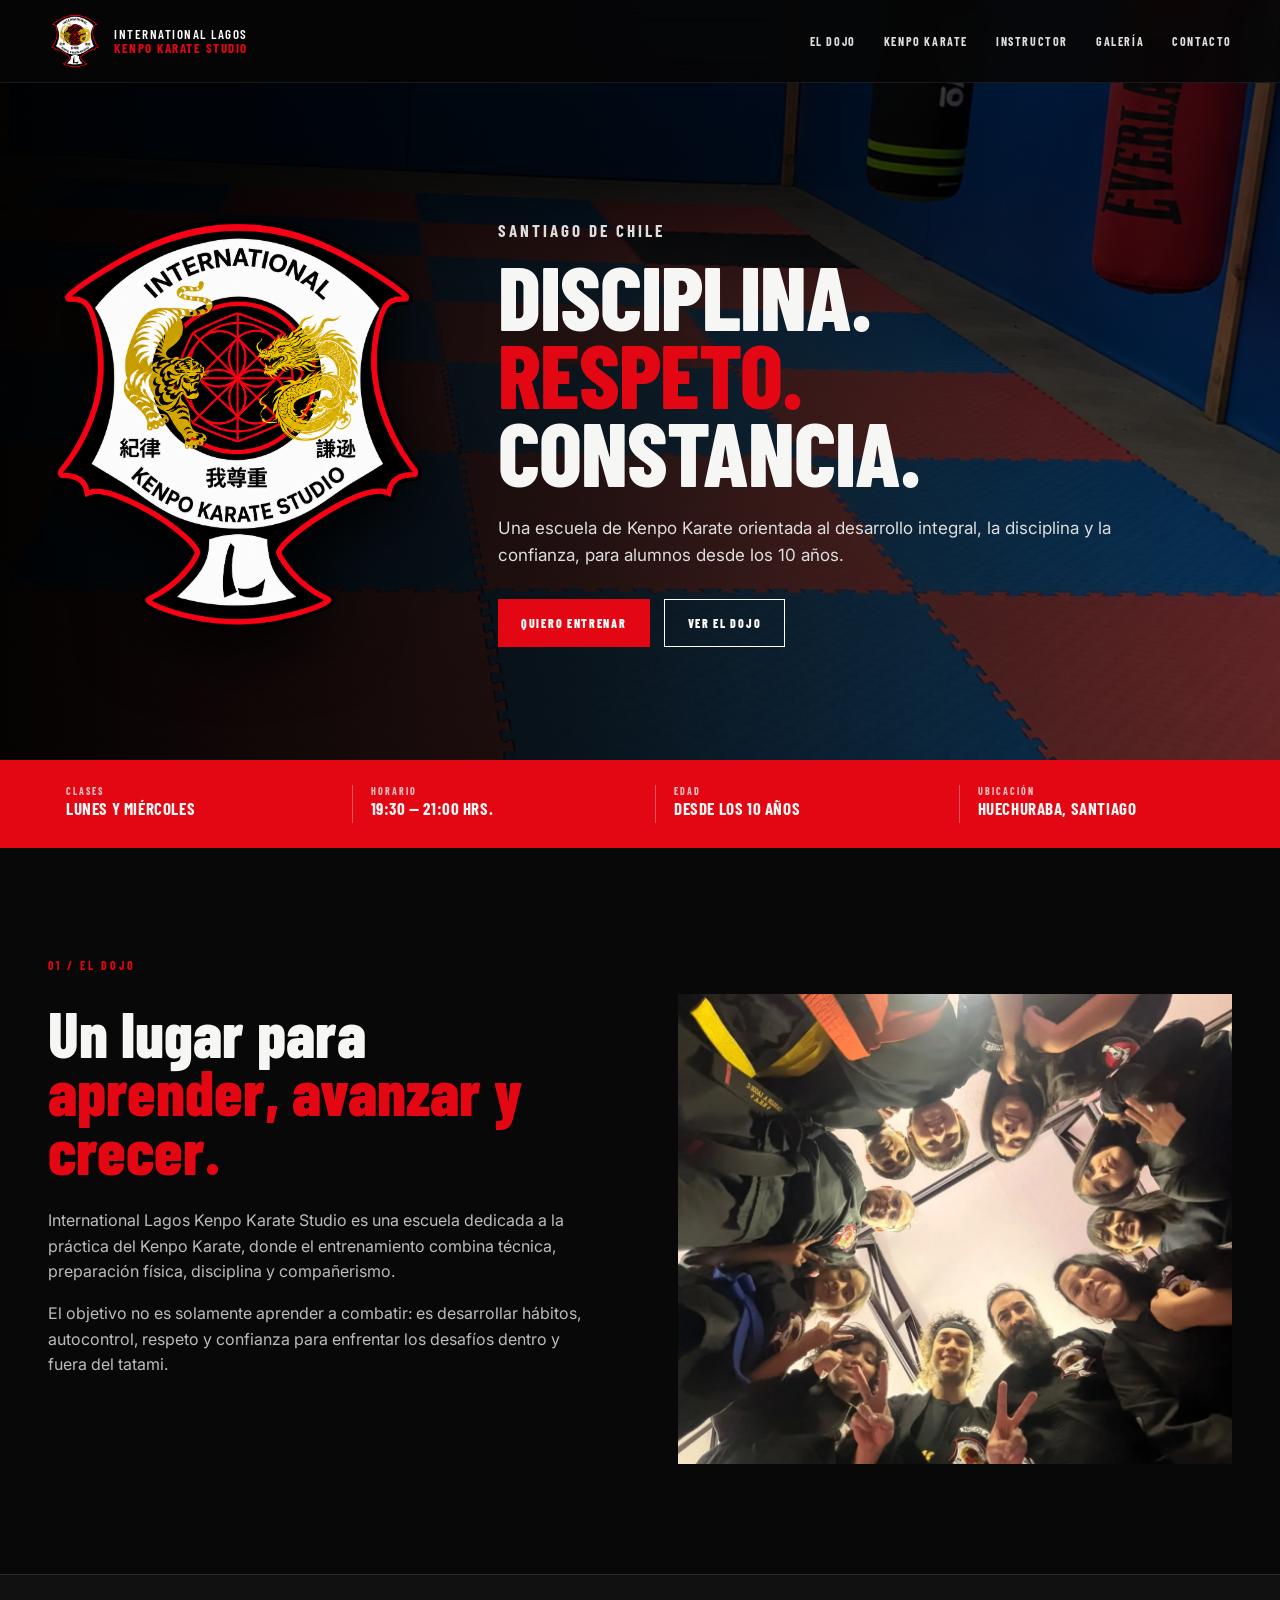
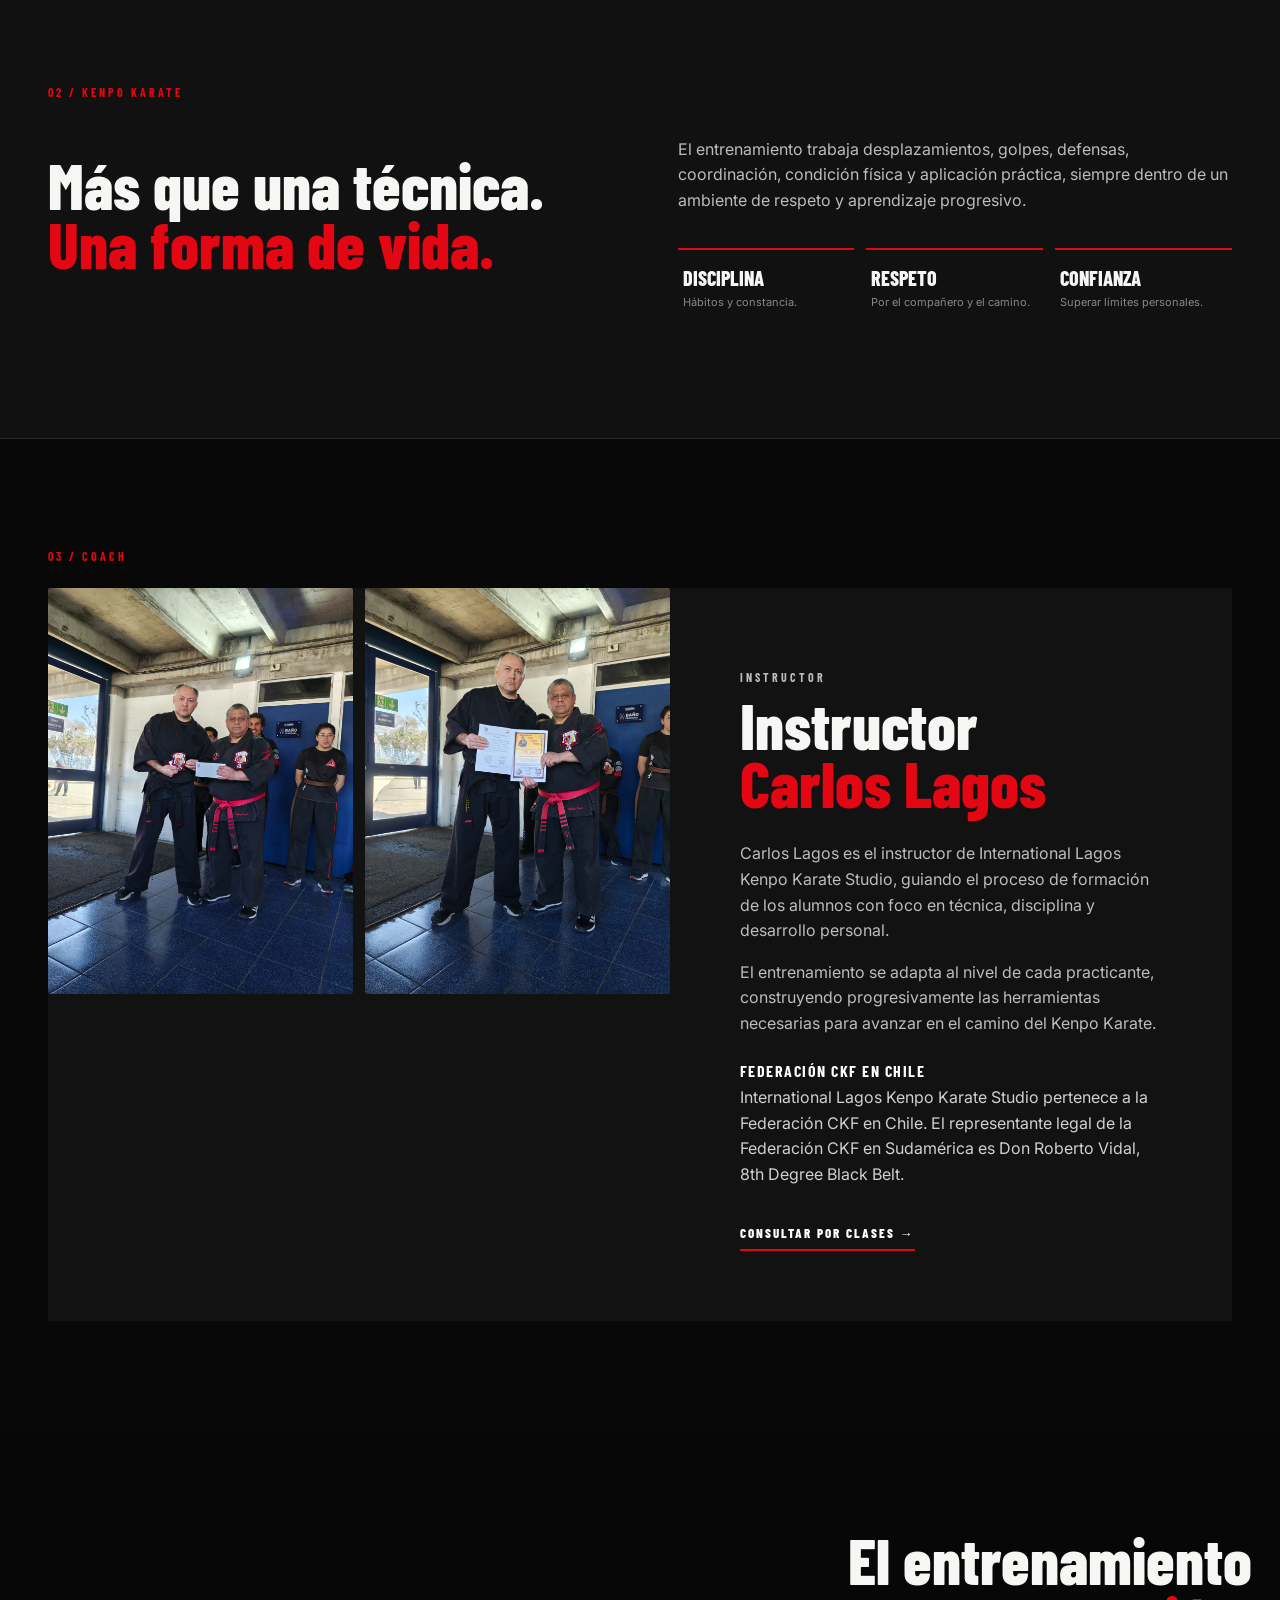
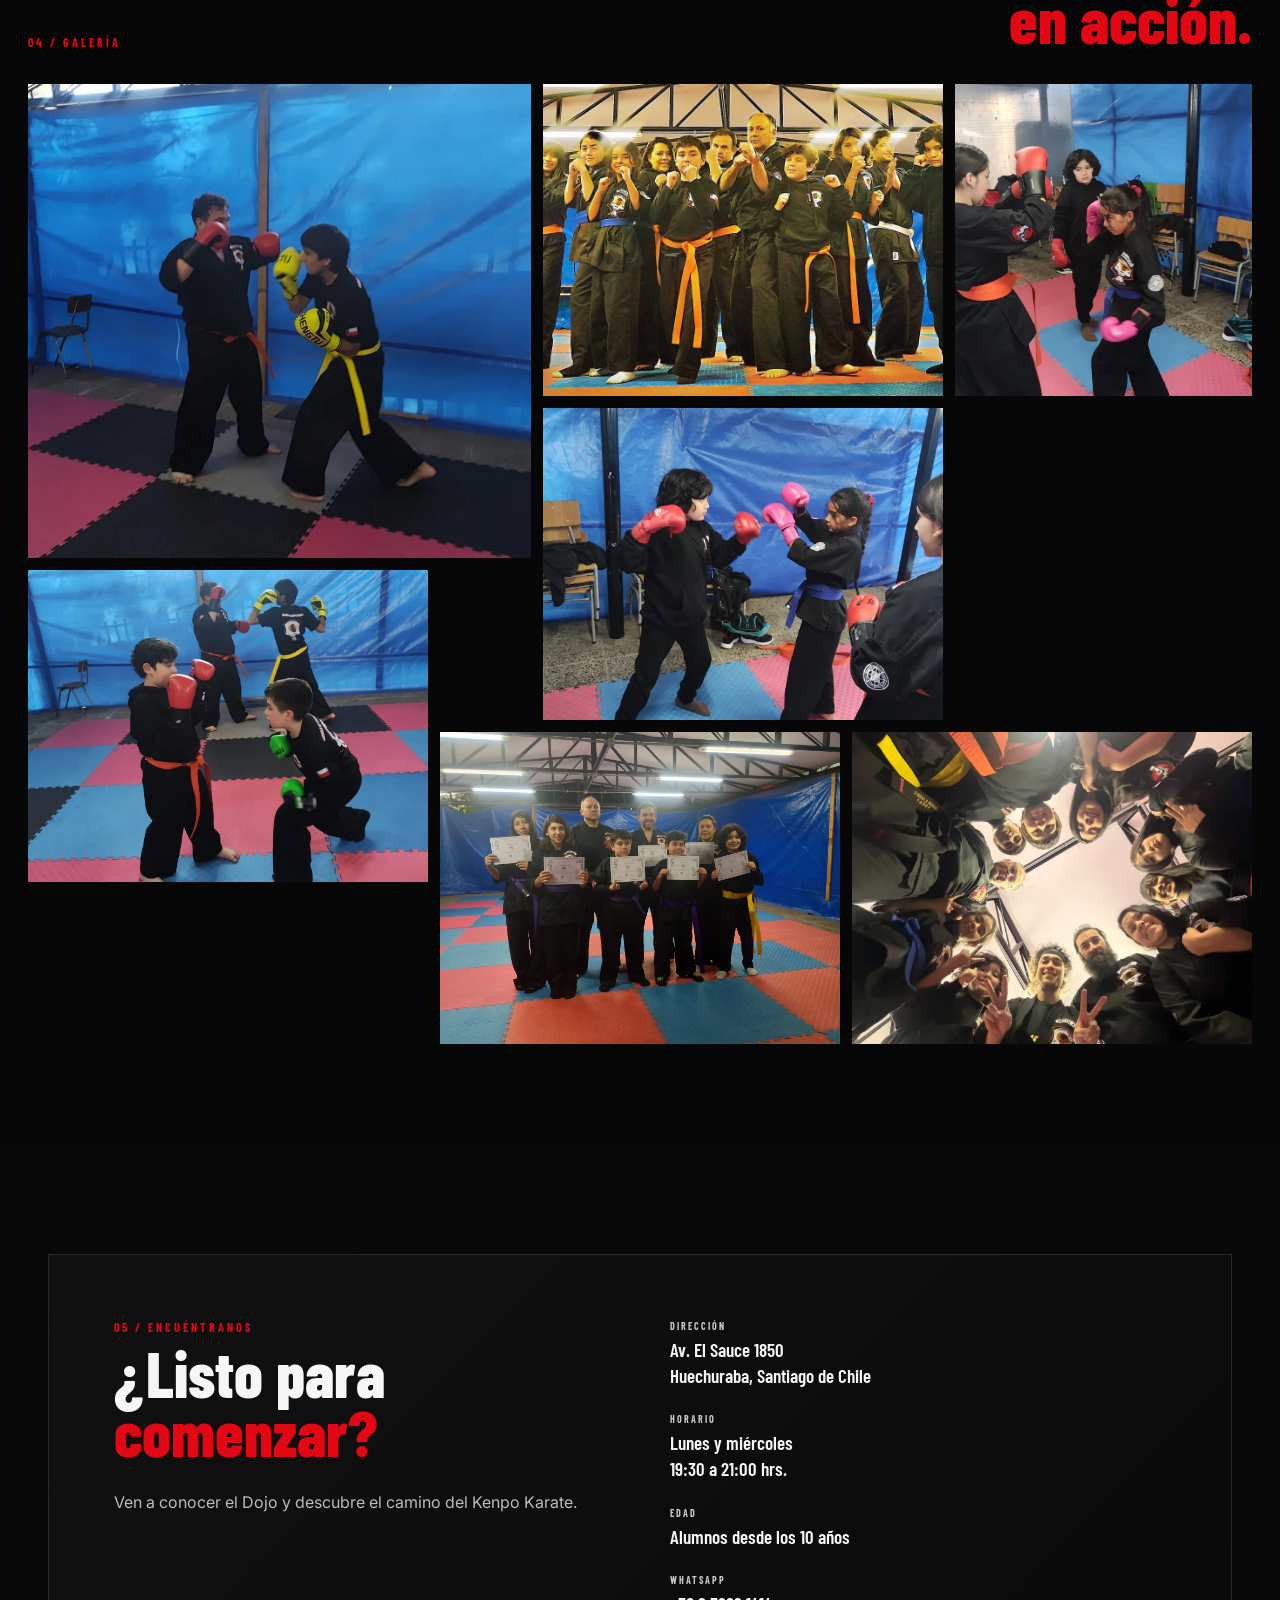
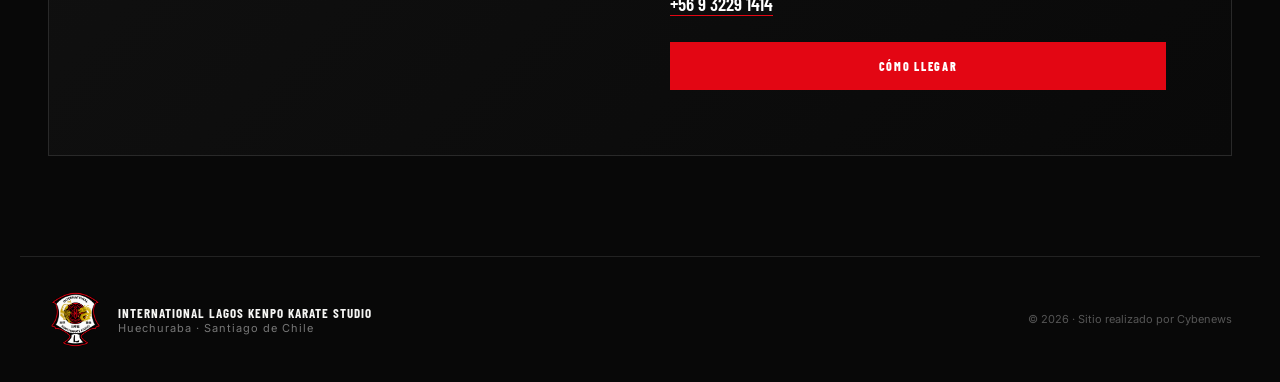
<file: kenpo/index.html>
<!doctype html>
<html lang="es">
<head>
<meta charset="utf-8">
<meta name="viewport" content="width=device-width, initial-scale=1">
<title>International Lagos Kenpo Karate Studio | Huechuraba</title>
<meta name="description" content="International Lagos Kenpo Karate Studio. Escuela de Kenpo Karate en Huechuraba, Santiago de Chile. Clases lunes y miércoles de 19:30 a 21:00 hrs. Desde los 10 años.">
<link rel="icon" href="assets/images/logo-dojo.png">
<link rel="preconnect" href="https://fonts.googleapis.com">
<link rel="preconnect" href="https://fonts.gstatic.com" crossorigin>
<link href="https://fonts.googleapis.com/css2?family=Barlow+Condensed:wght@500;600;700;800&family=Inter:wght@400;500;600;700&display=swap" rel="stylesheet">
<link rel="stylesheet" href="assets/css/style.css">



<style>
/* Fotos del instructor: independientes del texto y sin recorte */
.coach-card .coach-photos{
  min-height:0 !important;
  height:auto !important;
  display:grid !important;
  grid-template-columns:repeat(2,minmax(0,1fr)) !important;
  gap:12px !important;
  align-items:start !important;
  background:#121212 !important;
}
.coach-card .coach-photos img{
  display:block !important;
  width:100% !important;
  height:auto !important;
  min-height:0 !important;
  object-fit:contain !important;
  border-radius:2px;
}
.coach-card .coach-copy{
  position:relative !important;
  z-index:2 !important;
  background:#121212 !important;
}

@media(max-width:900px){
  .coach-card .coach-photos{
    grid-template-columns:1fr !important;
  }
  .coach-card .coach-photos img{
    width:100% !important;
    height:auto !important;
    aspect-ratio:auto !important;
    object-fit:contain !important;
  }
  .coach-card .coach-copy{
    padding:45px 28px !important;
    background:#121212 !important;
  }
}
</style>
</head>
<body>
<header class="topbar" id="inicio">
  <div class="nav-wrap">
    <a class="brand" href="#inicio" aria-label="International Lagos Kenpo Karate Studio">
      <img src="assets/images/logo-dojo.png" alt="International Lagos Kenpo Karate Studio - logo completo">
      <span>INTERNATIONAL LAGOS<br><b>KENPO KARATE STUDIO</b></span>
    </a>
    <button class="menu" aria-label="Abrir menú">☰</button>
    <nav>
      <a href="#dojo">EL DOJO</a><a href="#kenpo">KENPO KARATE</a><a href="#maestro">INSTRUCTOR</a><a href="#galeria">GALERÍA</a><a href="#contacto">CONTACTO</a>
    </nav>
  </div>
</header>

<main>
<section class="hero">
  <div class="hero-bg" style="background-image:url('assets/images/foto-dojo-fondo.png');"></div><div class="hero-overlay"></div>
  <div class="hero-content">
    <div class="hero-logo"><img src="assets/images/logo-dojo.png" alt="Logo completo International Lagos Kenpo Karate Studio"></div>
    <div class="hero-copy">
      <p class="eyebrow">SANTIAGO DE CHILE</p>
      <h1>DISCIPLINA.<br><span>RESPETO.</span><br>CONSTANCIA.</h1>
      <p>Una escuela de Kenpo Karate orientada al desarrollo integral, la disciplina y la confianza, para alumnos desde los 10 años.</p>
      <div class="hero-actions"><a class="btn btn-red" target="_blank" rel="noopener" href="https://wa.me/56932291414?text=Hola%2C%20quiero%20informaci%C3%B3n%20para%20entrenar%20Kenpo%20Karate">QUIERO ENTRENAR</a><a class="btn btn-outline" href="#galeria">VER EL DOJO</a></div>
    </div>
  </div>
</section>

<section class="quick-info">
  <div><small>CLASES</small><strong>LUNES Y MIÉRCOLES</strong></div>
  <div><small>HORARIO</small><strong>19:30 — 21:00 HRS.</strong></div>
  <div><small>EDAD</small><strong>DESDE LOS 10 AÑOS</strong></div>
  <div><small>UBICACIÓN</small><strong>HUECHURABA, SANTIAGO</strong></div>
</section>

<section class="section about" id="dojo">
 <div class="section-tag">01 / EL DOJO</div>
 <div class="grid-2">
  <div><h2>Un lugar para <span>aprender, avanzar y crecer.</span></h2><p>International Lagos Kenpo Karate Studio es una escuela dedicada a la práctica del Kenpo Karate, donde el entrenamiento combina técnica, preparación física, disciplina y compañerismo.</p><p>El objetivo no es solamente aprender a combatir: es desarrollar hábitos, autocontrol, respeto y confianza para enfrentar los desafíos dentro y fuera del tatami.</p></div>
  <div class="feature-photo"><img src="assets/images/6bebb533-5116-441f-b2c7-ee2d730d1ba2.webp" alt="Equipo del International Lagos Kenpo Karate Studio"></div>
 </div>
</section>

<section class="dark-section" id="kenpo">
 <div class="section-inner"><div class="section-tag">02 / KENPO KARATE</div>
  <div class="grid-2 align-center"><div><h2>Más que una técnica.<br><span>Una forma de vida.</span></h2></div><div><p>El entrenamiento trabaja desplazamientos, golpes, defensas, coordinación, condición física y aplicación práctica, siempre dentro de un ambiente de respeto y aprendizaje progresivo.</p><div class="pillars"><div><b>DISCIPLINA</b><small>Hábitos y constancia.</small></div><div><b>RESPETO</b><small>Por el compañero y el camino.</small></div><div><b>CONFIANZA</b><small>Superar límites personales.</small></div></div></div></div>
 </div>
</section>

<section class="section coach" id="maestro">
 <div class="section-tag">03 / COACH</div>
 <div class="coach-card">
  <div class="coach-image coach-photos">
    <img src="assets/images/instructor-carlos-01.jpg" alt="Instructor Carlos Lagos junto a representante de Kenpo">
    <img src="assets/images/instructor-carlos-02.jpg" alt="Instructor Carlos Lagos durante reconocimiento de Kenpo">
  </div>
  <div class="coach-copy"><p class="eyebrow">INSTRUCTOR</p><h2>Instructor<br><span>Carlos Lagos</span></h2><p>Carlos Lagos es el instructor de International Lagos Kenpo Karate Studio, guiando el proceso de formación de los alumnos con foco en técnica, disciplina y desarrollo personal.</p><p>El entrenamiento se adapta al nivel de cada practicante, construyendo progresivamente las herramientas necesarias para avanzar en el camino del Kenpo Karate.</p><p style="margin-top:22px;color:#d0d0d0;max-width:600px;"><strong style="color:#fff;font-family:'Barlow Condensed';letter-spacing:1.5px;">FEDERACIÓN CKF EN CHILE</strong><br>International Lagos Kenpo Karate Studio pertenece a la Federación CKF en Chile. El representante legal de la Federación CKF en Sudamérica es Don Roberto Vidal, 8th Degree Black Belt.</p><a class="text-link" href="#contacto">CONSULTAR POR CLASES →</a></div>
 </div>
</section>

<section class="gallery" id="galeria">
 <div class="gallery-head"><div class="section-tag">04 / GALERÍA</div><h2>El entrenamiento<br><span>en acción.</span></h2></div>
 <div class="gallery-grid">
  <figure class="g1"><img src="assets/images/59eba9b1-5a42-49f1-a557-650fb355ec09.webp" alt="Entrenamiento de Kenpo Karate"></figure>
  <figure class="g2"><img src="assets/images/a931db07-c5a8-4b31-aabc-7b0577d83bba.webp" alt="Grupo de alumnos"></figure>
  <figure class="g3"><img src="assets/images/899b406b-8688-45e8-8186-55be51e9aa20.webp" alt="Práctica de combate"></figure>
  <figure class="g4"><img src="assets/images/0c5ebe7c-deb0-4bcb-a9ea-619309852bd5.webp" alt="Entrenamiento infantil y juvenil"></figure>
  <figure class="g5"><img src="assets/images/f96af492-f31a-47c6-aa02-ec7ceb229a21.webp" alt="Trabajo técnico"></figure>
  <figure class="g6"><img src="assets/images/dc72c77f-35f7-45dd-ad28-246473cb8987.webp" alt="Entrega de certificados"></figure>
  <figure class="g7"><img src="assets/images/6bebb533-5116-441f-b2c7-ee2d730d1ba2.webp" alt="Equipo del Dojo"></figure>
 </div>
</section>

<section class="section contact" id="contacto">
 <div class="contact-box"><div><div class="section-tag">05 / ENCUÉNTRANOS</div><h2>¿Listo para<br><span>comenzar?</span></h2><p>Ven a conocer el Dojo y descubre el camino del Kenpo Karate.</p></div>
 <div class="contact-data"><div><small>DIRECCIÓN</small><strong>Av. El Sauce 1850<br>Huechuraba, Santiago de Chile</strong></div><div><small>HORARIO</small><strong>Lunes y miércoles<br>19:30 a 21:00 hrs.</strong></div><div><small>EDAD</small><strong>Alumnos desde los 10 años</strong></div><div><small>WHATSAPP</small><strong><a class="contact-whatsapp" target="_blank" rel="noopener" href="https://wa.me/56932291414">+56 9 3229 1414</a></strong></div><a class="btn btn-red" target="_blank" rel="noopener" href="https://www.google.com/maps/search/?api=1&query=Av.+El+Sauce+1850,+Huechuraba,+Santiago,+Chile">CÓMO LLEGAR</a></div>
 </div>
</section>
</main>
<footer><img src="assets/images/logo-dojo.png" alt="Logo International Lagos Kenpo Karate Studio"><div><b>INTERNATIONAL LAGOS KENPO KARATE STUDIO</b><small>Huechuraba · Santiago de Chile</small></div><span>© 2026 · Sitio realizado por Cybenews</span></footer>
<script src="assets/js/site.js"></script>
</body></html>
</file>
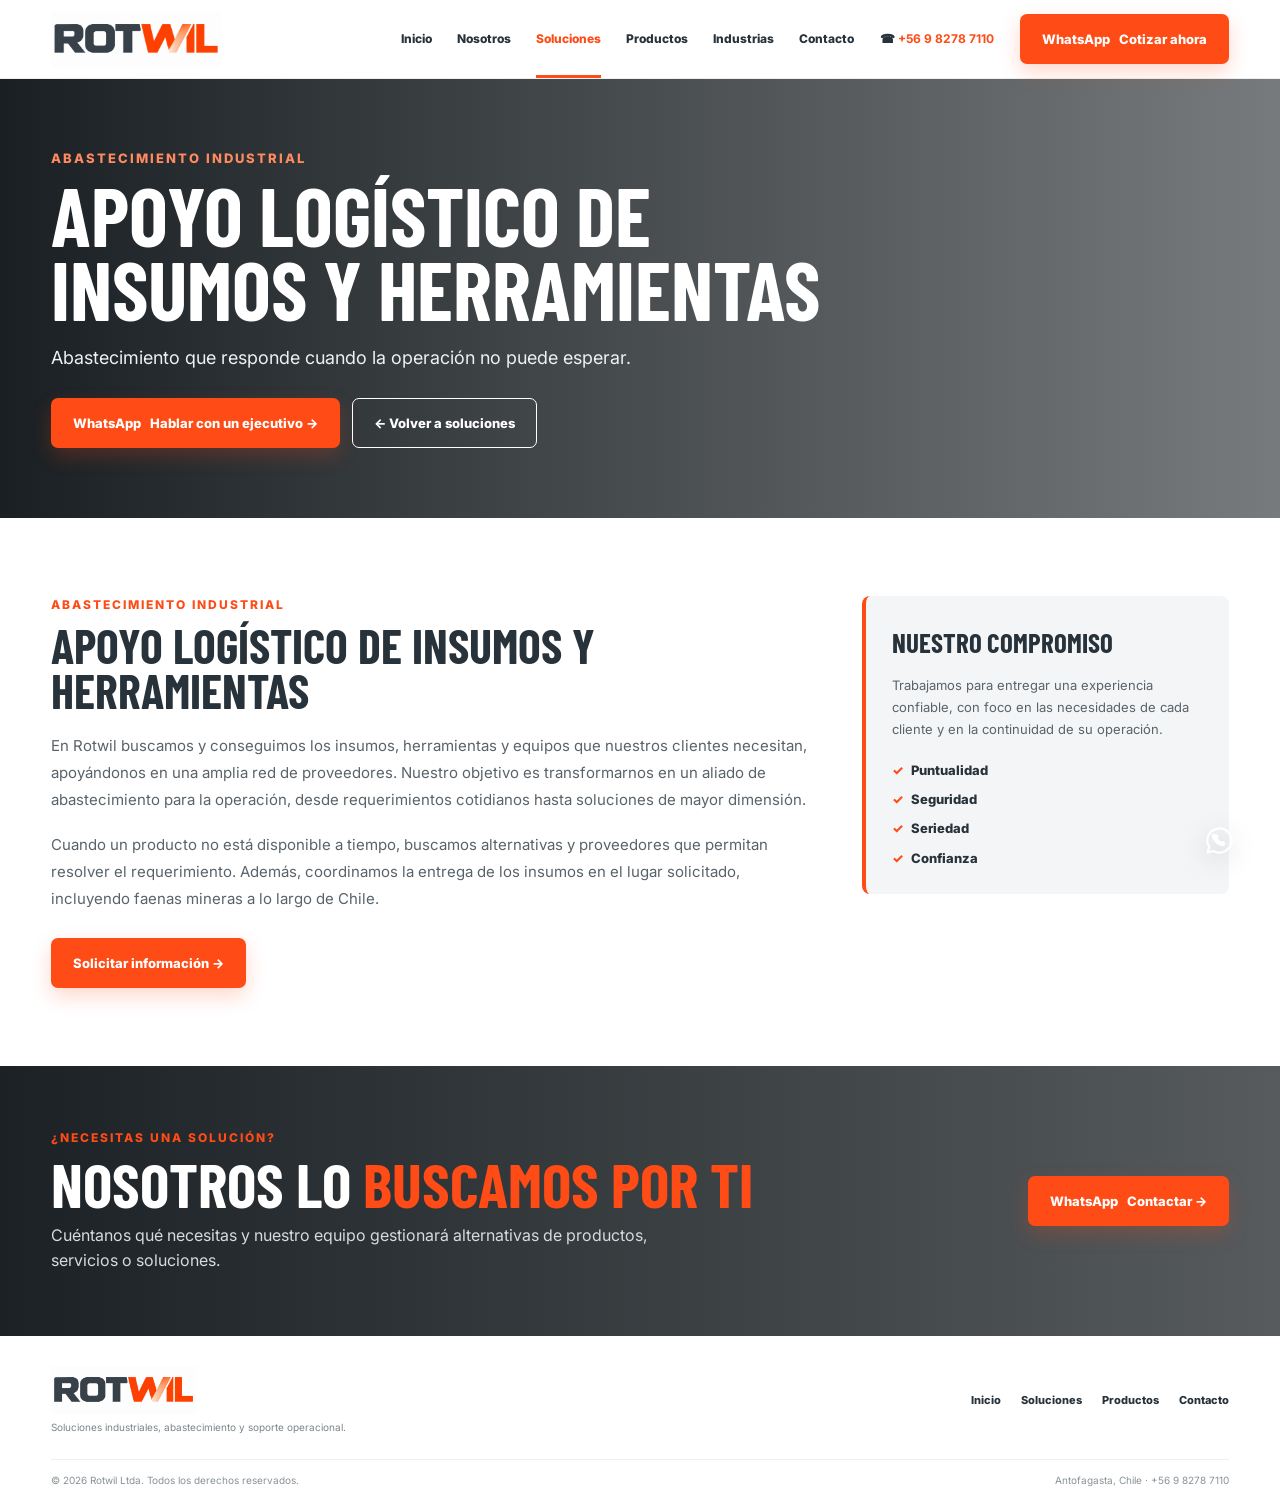
<file: rotwil/servicios/apoyo-logistico.html>
<!doctype html><html lang="es"><head><meta charset="utf-8"><meta name="viewport" content="width=device-width,initial-scale=1"><meta name="description" content="Apoyo logístico de insumos y herramientas | Rotwil"><title>Apoyo logístico de insumos y herramientas | ROTWIL</title><link rel="preconnect" href="https://fonts.googleapis.com"><link rel="preconnect" href="https://fonts.gstatic.com" crossorigin><link href="https://fonts.googleapis.com/css2?family=Barlow+Condensed:wght@600;700;800&family=Inter:wght@400;500;600;700;800&display=swap" rel="stylesheet"><link rel="stylesheet" href="../css/styles.css"><style>.service-page{padding-top:78px}.service-hero{min-height:440px;position:relative;display:flex;align-items:center;background:linear-gradient(90deg,rgba(8,14,18,.93),rgba(8,14,18,.55)),url('https://images.unsplash.com/photo-1586864387967-d02ef85d93e8?auto=format&fit=crop&w=1800&q=85') center/cover;color:#fff}.service-hero .container{position:relative;z-index:2}.service-hero h1{font-family:'Barlow Condensed',sans-serif;font-size:clamp(52px,7vw,82px);line-height:.9;text-transform:uppercase;max-width:850px;margin:10px 0 18px}.service-hero h1 span{color:var(--orange)}.service-hero p{font-size:18px;max-width:720px;color:#eef1f2}.service-main{display:grid;grid-template-columns:1.35fr .65fr;gap:50px;align-items:start}.service-main h2{font-family:'Barlow Condensed',sans-serif;font-size:48px;line-height:.95;text-transform:uppercase;margin:0 0 18px}.service-main h2 span{color:var(--orange)}.service-main p{font-size:15px;line-height:1.8;color:#59636a;margin:0 0 18px}.service-box{background:var(--light);border-left:4px solid var(--orange);padding:26px;border-radius:8px}.service-box h3{font-family:'Barlow Condensed',sans-serif;text-transform:uppercase;font-size:27px;margin:0 0 10px}.service-box p{font-size:13px;line-height:1.7}.service-commit{margin-top:20px;display:grid;gap:9px;font-size:13px;font-weight:800}.service-commit div::before{content:'✓';color:var(--orange);margin-right:8px}.service-actions{display:flex;gap:12px;flex-wrap:wrap;margin-top:26px}@media(max-width:800px){.service-main{grid-template-columns:1fr}.service-hero{min-height:500px}}</style><link rel="icon" type="image/svg+xml" href="../images/favicon.svg"><link rel="shortcut icon" href="../images/favicon.svg"></head><body>
<header><div class="container nav"><a class="brand" href="../index.html"><img src="../images/logo-rotwil.png" alt="Rotwil"></a><nav class="nav-links"><a href="../index.html#inicio">Inicio</a><a href="../index.html#nosotros">Nosotros</a><a class="active" href="../index.html#soluciones">Soluciones</a><a href="../index.html#productos">Productos</a><a href="../index.html#industrias">Industrias</a><a href="../index.html#contacto">Contacto</a></nav><div class="nav-phone">☎ <strong>+56 9 8278 7110</strong></div><a class="btn primary" href="https://wa.me/56982787110?text=Hola%20Rotwil%2C%20quisiera%20informaci%C3%B3n%20sobre%20Apoyo%20logístico%20de%20insumos%20y%20herramientas." target="_blank">WhatsApp &nbsp; Cotizar ahora</a></div></header>
<main class="service-page"><section class="service-hero"><div class="container"><div class="eyebrow">Abastecimiento industrial</div><h1>Apoyo logístico de insumos y herramientas</h1><p>Abastecimiento que responde cuando la operación no puede esperar.</p><div class="service-actions"><a class="btn primary" href="https://wa.me/56982787110?text=Hola%20Rotwil%2C%20quisiera%20informaci%C3%B3n%20sobre%20Apoyo%20logístico%20de%20insumos%20y%20herramientas." target="_blank">WhatsApp &nbsp; Hablar con un ejecutivo →</a><a class="btn outline" href="../index.html#soluciones">← Volver a soluciones</a></div></div></section>
<section class="section"><div class="container service-main"><div><div class="label">Abastecimiento industrial</div><h2>Apoyo logístico de insumos y herramientas</h2><p>En Rotwil buscamos y conseguimos los insumos, herramientas y equipos que nuestros clientes necesitan, apoyándonos en una amplia red de proveedores. Nuestro objetivo es transformarnos en un aliado de abastecimiento para la operación, desde requerimientos cotidianos hasta soluciones de mayor dimensión.</p><p>Cuando un producto no está disponible a tiempo, buscamos alternativas y proveedores que permitan resolver el requerimiento. Además, coordinamos la entrega de los insumos en el lugar solicitado, incluyendo faenas mineras a lo largo de Chile.</p><div class="service-actions"><a class="btn primary" href="../index.html#contacto">Solicitar información →</a></div></div><aside class="service-box"><h3>Nuestro compromiso</h3><p>Trabajamos para entregar una experiencia confiable, con foco en las necesidades de cada cliente y en la continuidad de su operación.</p><div class="service-commit"><div>Puntualidad</div><div>Seguridad</div><div>Seriedad</div><div>Confianza</div></div></aside></div></section>
<section class="cta"><div class="container cta-row"><div><div class="label">¿Necesitas una solución?</div><h2>Nosotros lo <span>buscamos por ti</span></h2><p>Cuéntanos qué necesitas y nuestro equipo gestionará alternativas de productos, servicios o soluciones.</p></div><a class="btn primary" href="https://wa.me/56982787110?text=Hola%20Rotwil%2C%20necesito%20ayuda%20con%20una%20soluci%C3%B3n." target="_blank">WhatsApp &nbsp; Contactar →</a></div></section></main>
<footer><div class="container footer-top"><div><img class="footer-logo" src="../images/logo-rotwil.png" alt="Rotwil"><div class="footer-desc">Soluciones industriales, abastecimiento y soporte operacional.</div></div><div class="footer-links"><a href="../index.html#inicio">Inicio</a><a href="../index.html#soluciones">Soluciones</a><a href="../index.html#productos">Productos</a><a href="../index.html#contacto">Contacto</a></div></div><div class="container copy"><span>© 2026 Rotwil Ltda. Todos los derechos reservados.</span><span>Antofagasta, Chile · +56 9 8278 7110</span></div></footer>
<a class="float-wa" href="https://wa.me/56982787110?text=Hola%20Rotwil%2C%20necesito%20informaci%C3%B3n." target="_blank" aria-label="Contactar a Rotwil por WhatsApp" title="WhatsApp Rotwil"><svg viewBox="0 0 32 32"><path d="M16 3.5a12.5 12.5 0 0 0-10.7 19L3.7 28.5l6.2-1.6A12.5 12.5 0 1 0 16 3.5Z" fill="none" stroke="currentColor" stroke-width="2.2"/><path d="M11.1 9.8c.4-.4 1-.5 1.5-.2l1.8 1.1c.5.3.7.9.4 1.4l-.7 1.1c.9 1.8 2.3 3.2 4.1 4.1l1.1-.7c.5-.3 1.1-.1 1.4.4l1.1 1.8c.3.5.2 1.1-.2 1.5l-.8.8c-.7.7-1.8 1-2.8.7-4.7-1.4-8.3-5-9.7-9.7-.3-1 0-2.1.7-2.8l.8-.8Z" fill="currentColor"/></svg></a>
</body></html>
</file>
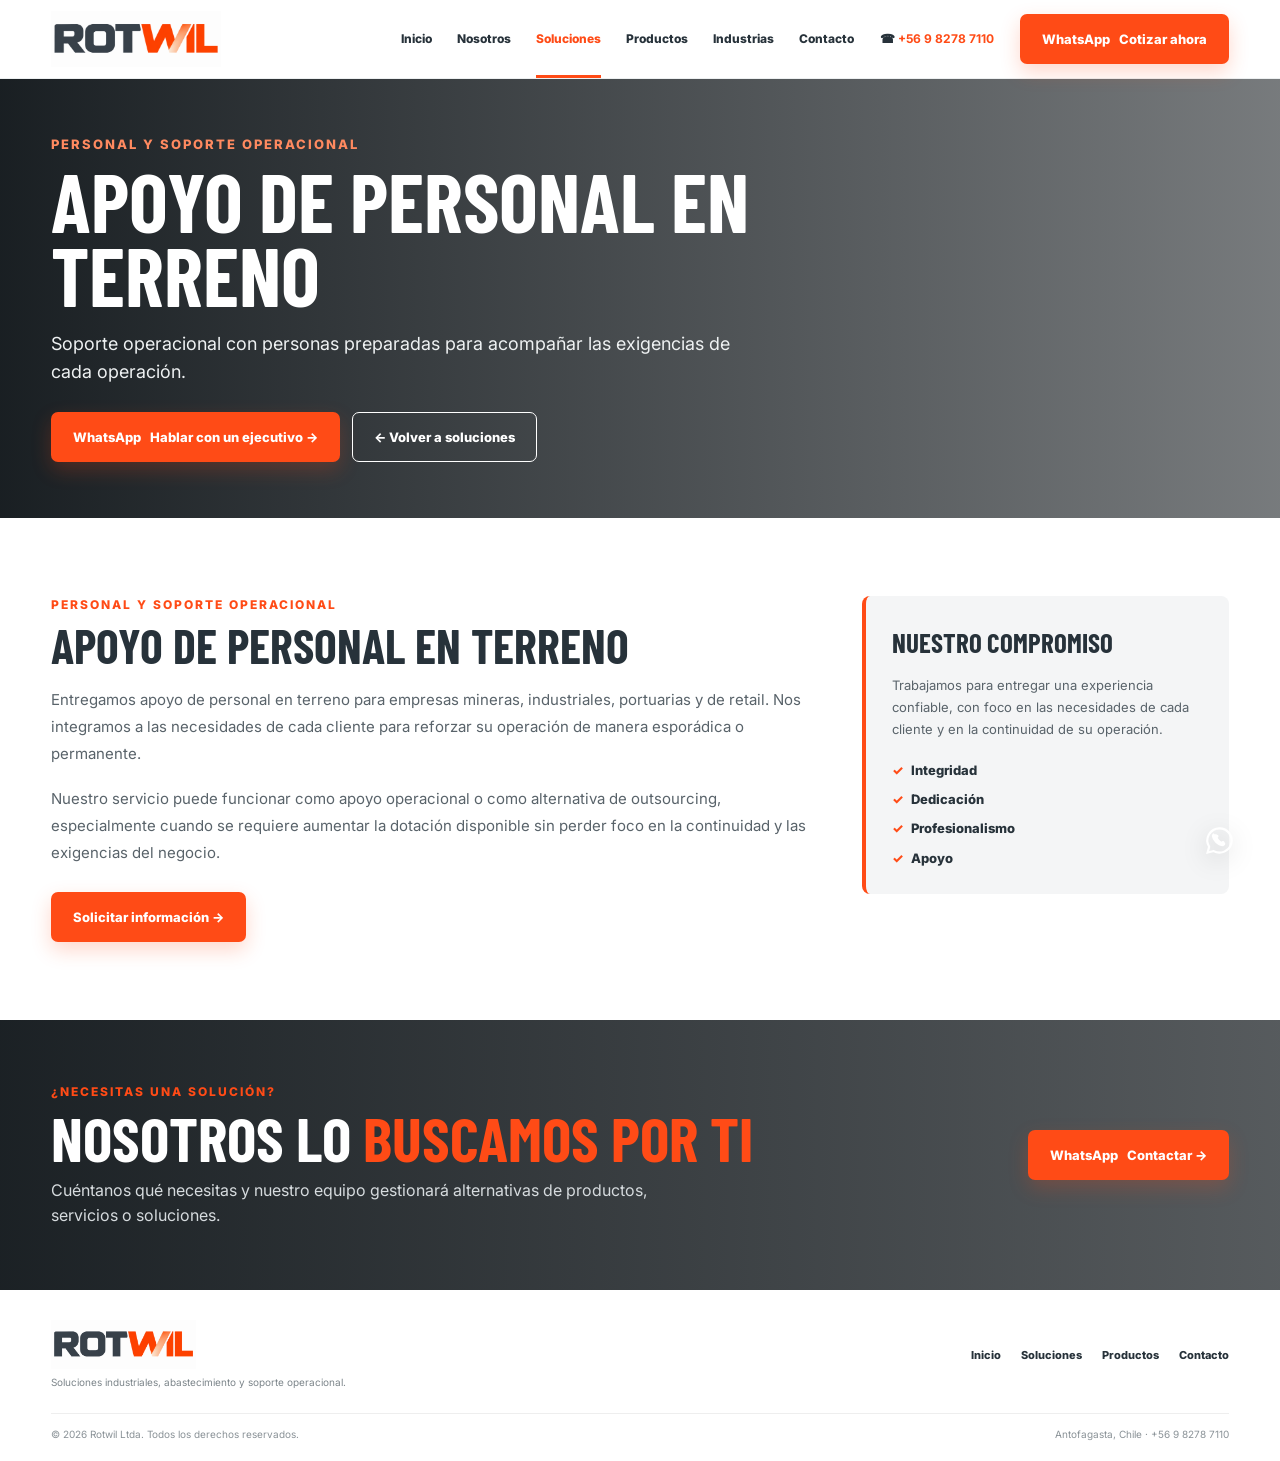
<file: rotwil/servicios/apoyo-terreno.html>
<!doctype html><html lang="es"><head><meta charset="utf-8"><meta name="viewport" content="width=device-width,initial-scale=1"><meta name="description" content="Apoyo de personal en terreno | Rotwil"><title>Apoyo de personal en terreno | ROTWIL</title><link rel="preconnect" href="https://fonts.googleapis.com"><link rel="preconnect" href="https://fonts.gstatic.com" crossorigin><link href="https://fonts.googleapis.com/css2?family=Barlow+Condensed:wght@600;700;800&family=Inter:wght@400;500;600;700;800&display=swap" rel="stylesheet"><link rel="stylesheet" href="../css/styles.css"><style>.service-page{padding-top:78px}.service-hero{min-height:440px;position:relative;display:flex;align-items:center;background:linear-gradient(90deg,rgba(8,14,18,.93),rgba(8,14,18,.55)),url('https://images.unsplash.com/photo-1541888946425-d81bb19240f5?auto=format&fit=crop&w=1800&q=85') center/cover;color:#fff}.service-hero .container{position:relative;z-index:2}.service-hero h1{font-family:'Barlow Condensed',sans-serif;font-size:clamp(52px,7vw,82px);line-height:.9;text-transform:uppercase;max-width:850px;margin:10px 0 18px}.service-hero h1 span{color:var(--orange)}.service-hero p{font-size:18px;max-width:720px;color:#eef1f2}.service-main{display:grid;grid-template-columns:1.35fr .65fr;gap:50px;align-items:start}.service-main h2{font-family:'Barlow Condensed',sans-serif;font-size:48px;line-height:.95;text-transform:uppercase;margin:0 0 18px}.service-main h2 span{color:var(--orange)}.service-main p{font-size:15px;line-height:1.8;color:#59636a;margin:0 0 18px}.service-box{background:var(--light);border-left:4px solid var(--orange);padding:26px;border-radius:8px}.service-box h3{font-family:'Barlow Condensed',sans-serif;text-transform:uppercase;font-size:27px;margin:0 0 10px}.service-box p{font-size:13px;line-height:1.7}.service-commit{margin-top:20px;display:grid;gap:9px;font-size:13px;font-weight:800}.service-commit div::before{content:'✓';color:var(--orange);margin-right:8px}.service-actions{display:flex;gap:12px;flex-wrap:wrap;margin-top:26px}@media(max-width:800px){.service-main{grid-template-columns:1fr}.service-hero{min-height:500px}}</style><link rel="icon" type="image/svg+xml" href="../images/favicon.svg"><link rel="shortcut icon" href="../images/favicon.svg"></head><body>
<header><div class="container nav"><a class="brand" href="../index.html"><img src="../images/logo-rotwil.png" alt="Rotwil"></a><nav class="nav-links"><a href="../index.html#inicio">Inicio</a><a href="../index.html#nosotros">Nosotros</a><a class="active" href="../index.html#soluciones">Soluciones</a><a href="../index.html#productos">Productos</a><a href="../index.html#industrias">Industrias</a><a href="../index.html#contacto">Contacto</a></nav><div class="nav-phone">☎ <strong>+56 9 8278 7110</strong></div><a class="btn primary" href="https://wa.me/56982787110?text=Hola%20Rotwil%2C%20quisiera%20informaci%C3%B3n%20sobre%20Apoyo%20de%20personal%20en%20terreno." target="_blank">WhatsApp &nbsp; Cotizar ahora</a></div></header>
<main class="service-page"><section class="service-hero"><div class="container"><div class="eyebrow">Personal y soporte operacional</div><h1>Apoyo de personal en terreno</h1><p>Soporte operacional con personas preparadas para acompañar las exigencias de cada operación.</p><div class="service-actions"><a class="btn primary" href="https://wa.me/56982787110?text=Hola%20Rotwil%2C%20quisiera%20informaci%C3%B3n%20sobre%20Apoyo%20de%20personal%20en%20terreno." target="_blank">WhatsApp &nbsp; Hablar con un ejecutivo →</a><a class="btn outline" href="../index.html#soluciones">← Volver a soluciones</a></div></div></section>
<section class="section"><div class="container service-main"><div><div class="label">Personal y soporte operacional</div><h2>Apoyo de personal en terreno</h2><p>Entregamos apoyo de personal en terreno para empresas mineras, industriales, portuarias y de retail. Nos integramos a las necesidades de cada cliente para reforzar su operación de manera esporádica o permanente.</p><p>Nuestro servicio puede funcionar como apoyo operacional o como alternativa de outsourcing, especialmente cuando se requiere aumentar la dotación disponible sin perder foco en la continuidad y las exigencias del negocio.</p><div class="service-actions"><a class="btn primary" href="../index.html#contacto">Solicitar información →</a></div></div><aside class="service-box"><h3>Nuestro compromiso</h3><p>Trabajamos para entregar una experiencia confiable, con foco en las necesidades de cada cliente y en la continuidad de su operación.</p><div class="service-commit"><div>Integridad</div><div>Dedicación</div><div>Profesionalismo</div><div>Apoyo</div></div></aside></div></section>
<section class="cta"><div class="container cta-row"><div><div class="label">¿Necesitas una solución?</div><h2>Nosotros lo <span>buscamos por ti</span></h2><p>Cuéntanos qué necesitas y nuestro equipo gestionará alternativas de productos, servicios o soluciones.</p></div><a class="btn primary" href="https://wa.me/56982787110?text=Hola%20Rotwil%2C%20necesito%20ayuda%20con%20una%20soluci%C3%B3n." target="_blank">WhatsApp &nbsp; Contactar →</a></div></section></main>
<footer><div class="container footer-top"><div><img class="footer-logo" src="../images/logo-rotwil.png" alt="Rotwil"><div class="footer-desc">Soluciones industriales, abastecimiento y soporte operacional.</div></div><div class="footer-links"><a href="../index.html#inicio">Inicio</a><a href="../index.html#soluciones">Soluciones</a><a href="../index.html#productos">Productos</a><a href="../index.html#contacto">Contacto</a></div></div><div class="container copy"><span>© 2026 Rotwil Ltda. Todos los derechos reservados.</span><span>Antofagasta, Chile · +56 9 8278 7110</span></div></footer>
<a class="float-wa" href="https://wa.me/56982787110?text=Hola%20Rotwil%2C%20necesito%20informaci%C3%B3n." target="_blank" aria-label="Contactar a Rotwil por WhatsApp" title="WhatsApp Rotwil"><svg viewBox="0 0 32 32"><path d="M16 3.5a12.5 12.5 0 0 0-10.7 19L3.7 28.5l6.2-1.6A12.5 12.5 0 1 0 16 3.5Z" fill="none" stroke="currentColor" stroke-width="2.2"/><path d="M11.1 9.8c.4-.4 1-.5 1.5-.2l1.8 1.1c.5.3.7.9.4 1.4l-.7 1.1c.9 1.8 2.3 3.2 4.1 4.1l1.1-.7c.5-.3 1.1-.1 1.4.4l1.1 1.8c.3.5.2 1.1-.2 1.5l-.8.8c-.7.7-1.8 1-2.8.7-4.7-1.4-8.3-5-9.7-9.7-.3-1 0-2.1.7-2.8l.8-.8Z" fill="currentColor"/></svg></a>
</body></html>
</file>
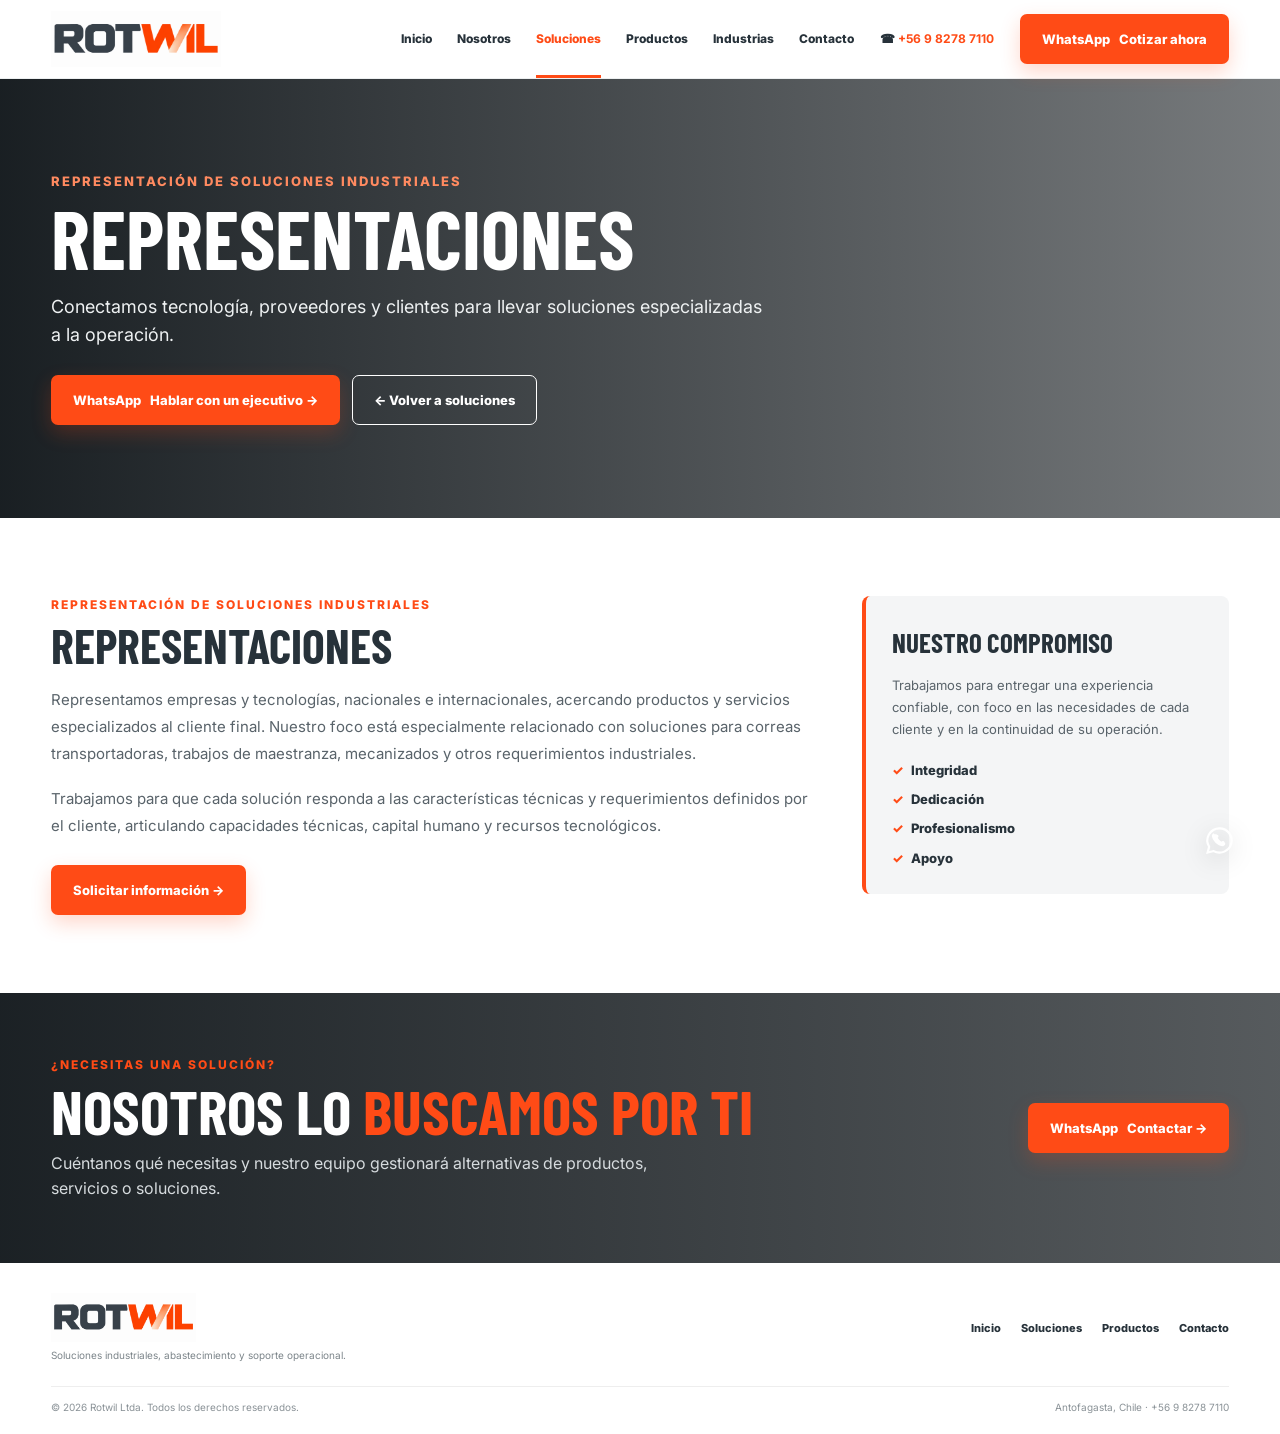
<file: rotwil/servicios/representaciones.html>
<!doctype html><html lang="es"><head><meta charset="utf-8"><meta name="viewport" content="width=device-width,initial-scale=1"><meta name="description" content="Representaciones | Rotwil"><title>Representaciones | ROTWIL</title><link rel="preconnect" href="https://fonts.googleapis.com"><link rel="preconnect" href="https://fonts.gstatic.com" crossorigin><link href="https://fonts.googleapis.com/css2?family=Barlow+Condensed:wght@600;700;800&family=Inter:wght@400;500;600;700;800&display=swap" rel="stylesheet"><link rel="stylesheet" href="../css/styles.css"><style>.service-page{padding-top:78px}.service-hero{min-height:440px;position:relative;display:flex;align-items:center;background:linear-gradient(90deg,rgba(8,14,18,.93),rgba(8,14,18,.55)),url('https://images.unsplash.com/photo-1556761175-b413da4baf72?auto=format&fit=crop&w=1800&q=85') center/cover;color:#fff}.service-hero .container{position:relative;z-index:2}.service-hero h1{font-family:'Barlow Condensed',sans-serif;font-size:clamp(52px,7vw,82px);line-height:.9;text-transform:uppercase;max-width:850px;margin:10px 0 18px}.service-hero h1 span{color:var(--orange)}.service-hero p{font-size:18px;max-width:720px;color:#eef1f2}.service-main{display:grid;grid-template-columns:1.35fr .65fr;gap:50px;align-items:start}.service-main h2{font-family:'Barlow Condensed',sans-serif;font-size:48px;line-height:.95;text-transform:uppercase;margin:0 0 18px}.service-main h2 span{color:var(--orange)}.service-main p{font-size:15px;line-height:1.8;color:#59636a;margin:0 0 18px}.service-box{background:var(--light);border-left:4px solid var(--orange);padding:26px;border-radius:8px}.service-box h3{font-family:'Barlow Condensed',sans-serif;text-transform:uppercase;font-size:27px;margin:0 0 10px}.service-box p{font-size:13px;line-height:1.7}.service-commit{margin-top:20px;display:grid;gap:9px;font-size:13px;font-weight:800}.service-commit div::before{content:'✓';color:var(--orange);margin-right:8px}.service-actions{display:flex;gap:12px;flex-wrap:wrap;margin-top:26px}@media(max-width:800px){.service-main{grid-template-columns:1fr}.service-hero{min-height:500px}}</style><link rel="icon" type="image/svg+xml" href="../images/favicon.svg"><link rel="shortcut icon" href="../images/favicon.svg"></head><body>
<header><div class="container nav"><a class="brand" href="../index.html"><img src="../images/logo-rotwil.png" alt="Rotwil"></a><nav class="nav-links"><a href="../index.html#inicio">Inicio</a><a href="../index.html#nosotros">Nosotros</a><a class="active" href="../index.html#soluciones">Soluciones</a><a href="../index.html#productos">Productos</a><a href="../index.html#industrias">Industrias</a><a href="../index.html#contacto">Contacto</a></nav><div class="nav-phone">☎ <strong>+56 9 8278 7110</strong></div><a class="btn primary" href="https://wa.me/56982787110?text=Hola%20Rotwil%2C%20quisiera%20informaci%C3%B3n%20sobre%20Representaciones." target="_blank">WhatsApp &nbsp; Cotizar ahora</a></div></header>
<main class="service-page"><section class="service-hero"><div class="container"><div class="eyebrow">Representación de soluciones industriales</div><h1>Representaciones</h1><p>Conectamos tecnología, proveedores y clientes para llevar soluciones especializadas a la operación.</p><div class="service-actions"><a class="btn primary" href="https://wa.me/56982787110?text=Hola%20Rotwil%2C%20quisiera%20informaci%C3%B3n%20sobre%20Representaciones." target="_blank">WhatsApp &nbsp; Hablar con un ejecutivo →</a><a class="btn outline" href="../index.html#soluciones">← Volver a soluciones</a></div></div></section>
<section class="section"><div class="container service-main"><div><div class="label">Representación de soluciones industriales</div><h2>Representaciones</h2><p>Representamos empresas y tecnologías, nacionales e internacionales, acercando productos y servicios especializados al cliente final. Nuestro foco está especialmente relacionado con soluciones para correas transportadoras, trabajos de maestranza, mecanizados y otros requerimientos industriales.</p><p>Trabajamos para que cada solución responda a las características técnicas y requerimientos definidos por el cliente, articulando capacidades técnicas, capital humano y recursos tecnológicos.</p><div class="service-actions"><a class="btn primary" href="../index.html#contacto">Solicitar información →</a></div></div><aside class="service-box"><h3>Nuestro compromiso</h3><p>Trabajamos para entregar una experiencia confiable, con foco en las necesidades de cada cliente y en la continuidad de su operación.</p><div class="service-commit"><div>Integridad</div><div>Dedicación</div><div>Profesionalismo</div><div>Apoyo</div></div></aside></div></section>
<section class="cta"><div class="container cta-row"><div><div class="label">¿Necesitas una solución?</div><h2>Nosotros lo <span>buscamos por ti</span></h2><p>Cuéntanos qué necesitas y nuestro equipo gestionará alternativas de productos, servicios o soluciones.</p></div><a class="btn primary" href="https://wa.me/56982787110?text=Hola%20Rotwil%2C%20necesito%20ayuda%20con%20una%20soluci%C3%B3n." target="_blank">WhatsApp &nbsp; Contactar →</a></div></section></main>
<footer><div class="container footer-top"><div><img class="footer-logo" src="../images/logo-rotwil.png" alt="Rotwil"><div class="footer-desc">Soluciones industriales, abastecimiento y soporte operacional.</div></div><div class="footer-links"><a href="../index.html#inicio">Inicio</a><a href="../index.html#soluciones">Soluciones</a><a href="../index.html#productos">Productos</a><a href="../index.html#contacto">Contacto</a></div></div><div class="container copy"><span>© 2026 Rotwil Ltda. Todos los derechos reservados.</span><span>Antofagasta, Chile · +56 9 8278 7110</span></div></footer>
<a class="float-wa" href="https://wa.me/56982787110?text=Hola%20Rotwil%2C%20necesito%20informaci%C3%B3n." target="_blank" aria-label="Contactar a Rotwil por WhatsApp" title="WhatsApp Rotwil"><svg viewBox="0 0 32 32"><path d="M16 3.5a12.5 12.5 0 0 0-10.7 19L3.7 28.5l6.2-1.6A12.5 12.5 0 1 0 16 3.5Z" fill="none" stroke="currentColor" stroke-width="2.2"/><path d="M11.1 9.8c.4-.4 1-.5 1.5-.2l1.8 1.1c.5.3.7.9.4 1.4l-.7 1.1c.9 1.8 2.3 3.2 4.1 4.1l1.1-.7c.5-.3 1.1-.1 1.4.4l1.1 1.8c.3.5.2 1.1-.2 1.5l-.8.8c-.7.7-1.8 1-2.8.7-4.7-1.4-8.3-5-9.7-9.7-.3-1 0-2.1.7-2.8l.8-.8Z" fill="currentColor"/></svg></a>
</body></html>
</file>
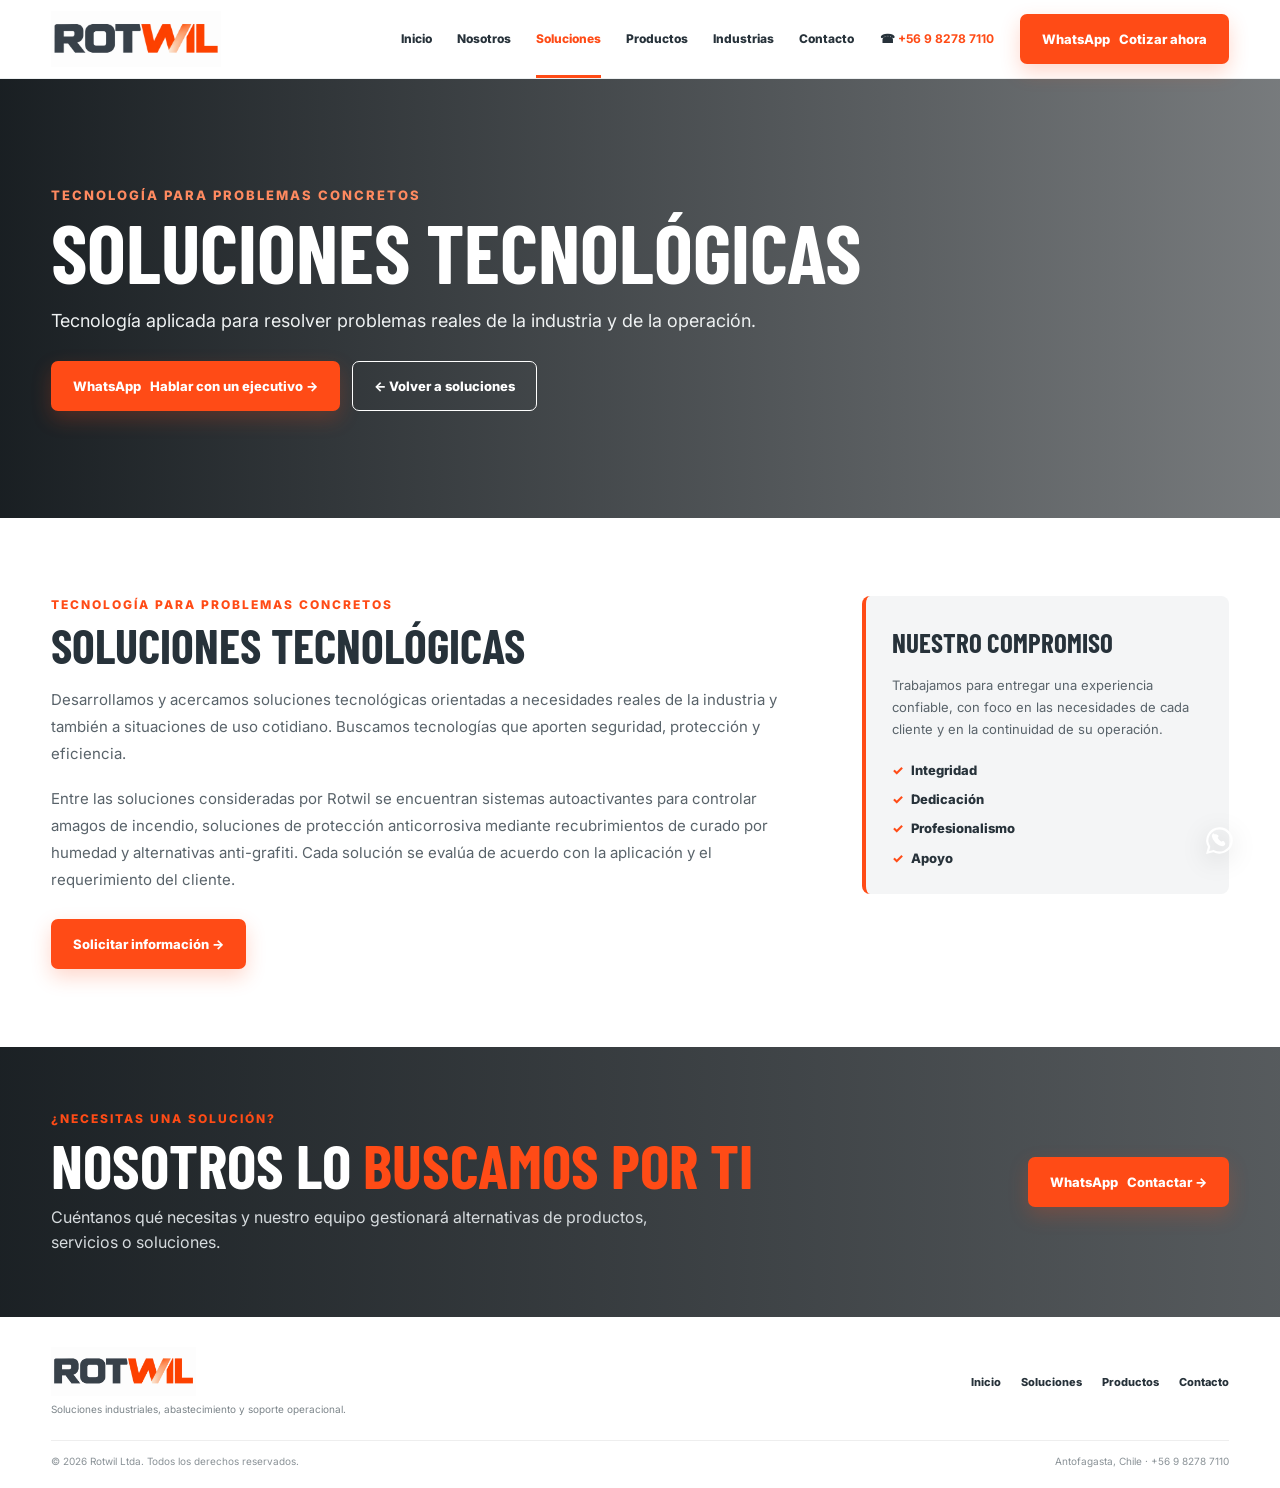
<file: rotwil/servicios/soluciones-tecnologicas.html>
<!doctype html><html lang="es"><head><meta charset="utf-8"><meta name="viewport" content="width=device-width,initial-scale=1"><meta name="description" content="Soluciones tecnológicas | Rotwil"><title>Soluciones tecnológicas | ROTWIL</title><link rel="preconnect" href="https://fonts.googleapis.com"><link rel="preconnect" href="https://fonts.gstatic.com" crossorigin><link href="https://fonts.googleapis.com/css2?family=Barlow+Condensed:wght@600;700;800&family=Inter:wght@400;500;600;700;800&display=swap" rel="stylesheet"><link rel="stylesheet" href="../css/styles.css"><style>.service-page{padding-top:78px}.service-hero{min-height:440px;position:relative;display:flex;align-items:center;background:linear-gradient(90deg,rgba(8,14,18,.93),rgba(8,14,18,.55)),url('https://images.unsplash.com/photo-1518770660439-4636190af475?auto=format&fit=crop&w=1800&q=85') center/cover;color:#fff}.service-hero .container{position:relative;z-index:2}.service-hero h1{font-family:'Barlow Condensed',sans-serif;font-size:clamp(52px,7vw,82px);line-height:.9;text-transform:uppercase;max-width:850px;margin:10px 0 18px}.service-hero h1 span{color:var(--orange)}.service-hero p{font-size:18px;max-width:720px;color:#eef1f2}.service-main{display:grid;grid-template-columns:1.35fr .65fr;gap:50px;align-items:start}.service-main h2{font-family:'Barlow Condensed',sans-serif;font-size:48px;line-height:.95;text-transform:uppercase;margin:0 0 18px}.service-main h2 span{color:var(--orange)}.service-main p{font-size:15px;line-height:1.8;color:#59636a;margin:0 0 18px}.service-box{background:var(--light);border-left:4px solid var(--orange);padding:26px;border-radius:8px}.service-box h3{font-family:'Barlow Condensed',sans-serif;text-transform:uppercase;font-size:27px;margin:0 0 10px}.service-box p{font-size:13px;line-height:1.7}.service-commit{margin-top:20px;display:grid;gap:9px;font-size:13px;font-weight:800}.service-commit div::before{content:'✓';color:var(--orange);margin-right:8px}.service-actions{display:flex;gap:12px;flex-wrap:wrap;margin-top:26px}@media(max-width:800px){.service-main{grid-template-columns:1fr}.service-hero{min-height:500px}}</style><link rel="icon" type="image/svg+xml" href="../images/favicon.svg"><link rel="shortcut icon" href="../images/favicon.svg"></head><body>
<header><div class="container nav"><a class="brand" href="../index.html"><img src="../images/logo-rotwil.png" alt="Rotwil"></a><nav class="nav-links"><a href="../index.html#inicio">Inicio</a><a href="../index.html#nosotros">Nosotros</a><a class="active" href="../index.html#soluciones">Soluciones</a><a href="../index.html#productos">Productos</a><a href="../index.html#industrias">Industrias</a><a href="../index.html#contacto">Contacto</a></nav><div class="nav-phone">☎ <strong>+56 9 8278 7110</strong></div><a class="btn primary" href="https://wa.me/56982787110?text=Hola%20Rotwil%2C%20quisiera%20informaci%C3%B3n%20sobre%20Soluciones%20tecnológicas." target="_blank">WhatsApp &nbsp; Cotizar ahora</a></div></header>
<main class="service-page"><section class="service-hero"><div class="container"><div class="eyebrow">Tecnología para problemas concretos</div><h1>Soluciones tecnológicas</h1><p>Tecnología aplicada para resolver problemas reales de la industria y de la operación.</p><div class="service-actions"><a class="btn primary" href="https://wa.me/56982787110?text=Hola%20Rotwil%2C%20quisiera%20informaci%C3%B3n%20sobre%20Soluciones%20tecnológicas." target="_blank">WhatsApp &nbsp; Hablar con un ejecutivo →</a><a class="btn outline" href="../index.html#soluciones">← Volver a soluciones</a></div></div></section>
<section class="section"><div class="container service-main"><div><div class="label">Tecnología para problemas concretos</div><h2>Soluciones tecnológicas</h2><p>Desarrollamos y acercamos soluciones tecnológicas orientadas a necesidades reales de la industria y también a situaciones de uso cotidiano. Buscamos tecnologías que aporten seguridad, protección y eficiencia.</p><p>Entre las soluciones consideradas por Rotwil se encuentran sistemas autoactivantes para controlar amagos de incendio, soluciones de protección anticorrosiva mediante recubrimientos de curado por humedad y alternativas anti-grafiti. Cada solución se evalúa de acuerdo con la aplicación y el requerimiento del cliente.</p><div class="service-actions"><a class="btn primary" href="../index.html#contacto">Solicitar información →</a></div></div><aside class="service-box"><h3>Nuestro compromiso</h3><p>Trabajamos para entregar una experiencia confiable, con foco en las necesidades de cada cliente y en la continuidad de su operación.</p><div class="service-commit"><div>Integridad</div><div>Dedicación</div><div>Profesionalismo</div><div>Apoyo</div></div></aside></div></section>
<section class="cta"><div class="container cta-row"><div><div class="label">¿Necesitas una solución?</div><h2>Nosotros lo <span>buscamos por ti</span></h2><p>Cuéntanos qué necesitas y nuestro equipo gestionará alternativas de productos, servicios o soluciones.</p></div><a class="btn primary" href="https://wa.me/56982787110?text=Hola%20Rotwil%2C%20necesito%20ayuda%20con%20una%20soluci%C3%B3n." target="_blank">WhatsApp &nbsp; Contactar →</a></div></section></main>
<footer><div class="container footer-top"><div><img class="footer-logo" src="../images/logo-rotwil.png" alt="Rotwil"><div class="footer-desc">Soluciones industriales, abastecimiento y soporte operacional.</div></div><div class="footer-links"><a href="../index.html#inicio">Inicio</a><a href="../index.html#soluciones">Soluciones</a><a href="../index.html#productos">Productos</a><a href="../index.html#contacto">Contacto</a></div></div><div class="container copy"><span>© 2026 Rotwil Ltda. Todos los derechos reservados.</span><span>Antofagasta, Chile · +56 9 8278 7110</span></div></footer>
<a class="float-wa" href="https://wa.me/56982787110?text=Hola%20Rotwil%2C%20necesito%20informaci%C3%B3n." target="_blank" aria-label="Contactar a Rotwil por WhatsApp" title="WhatsApp Rotwil"><svg viewBox="0 0 32 32"><path d="M16 3.5a12.5 12.5 0 0 0-10.7 19L3.7 28.5l6.2-1.6A12.5 12.5 0 1 0 16 3.5Z" fill="none" stroke="currentColor" stroke-width="2.2"/><path d="M11.1 9.8c.4-.4 1-.5 1.5-.2l1.8 1.1c.5.3.7.9.4 1.4l-.7 1.1c.9 1.8 2.3 3.2 4.1 4.1l1.1-.7c.5-.3 1.1-.1 1.4.4l1.1 1.8c.3.5.2 1.1-.2 1.5l-.8.8c-.7.7-1.8 1-2.8.7-4.7-1.4-8.3-5-9.7-9.7-.3-1 0-2.1.7-2.8l.8-.8Z" fill="currentColor"/></svg></a>
</body></html>
</file>
<file: kenpo/assets/css/style.css>
:root{--red:#e30613;--red2:#ff1824;--black:#080808;--ink:#111;--white:#f6f6f4;--gray:#a8a8a8;--line:#292929}*{box-sizing:border-box}html{scroll-behavior:smooth}body{margin:0;background:var(--black);color:var(--white);font-family:Inter,Arial,sans-serif;line-height:1.6}.topbar{position:fixed;z-index:20;top:0;width:100%;background:rgba(6,6,6,.9);backdrop-filter:blur(14px);border-bottom:1px solid rgba(255,255,255,.08)}.nav-wrap{height:82px;max-width:1240px;margin:auto;padding:0 28px;display:flex;align-items:center;justify-content:space-between}.brand{display:flex;align-items:center;gap:12px;color:#fff;text-decoration:none}.brand img{width:54px;height:54px;object-fit:contain}.brand span{font:600 13px/1.1 'Barlow Condensed';letter-spacing:1.5px}.brand b{color:var(--red)}nav{display:flex;gap:28px}nav a{font:700 12px 'Barlow Condensed';letter-spacing:1.6px;color:#ddd;text-decoration:none}nav a:hover{color:var(--red)}.menu{display:none;background:none;border:0;color:#fff;font-size:25px}.hero{min-height:760px;position:relative;display:flex;align-items:center;overflow:hidden}.hero-bg{position:absolute;inset:0;background-image:url('../images/59eba9b1-5a42-49f1-a557-650fb355ec09.webp');background-size:cover;background-position:center center;filter:brightness(.56)}.hero-overlay{position:absolute;inset:0;background:linear-gradient(90deg,rgba(0,0,0,.96) 0%,rgba(0,0,0,.76) 45%,rgba(0,0,0,.22) 100%)}.hero-content{position:relative;z-index:2;max-width:1240px;width:100%;margin:90px auto 0;padding:50px 28px;display:grid;grid-template-columns:380px 1fr;gap:70px;align-items:center}.hero-logo{display:flex;align-items:center;justify-content:center}.hero-logo img{width:min(100%,370px);height:auto;max-height:460px;object-fit:contain;filter:drop-shadow(0 16px 35px #000)}.hero-copy{max-width:680px}.eyebrow,.section-tag{font:700 12px 'Barlow Condensed';letter-spacing:3px;color:var(--red);text-transform:uppercase}.hero h1{font:800 clamp(55px,7vw,92px)/.87 'Barlow Condensed';margin:15px 0 24px;letter-spacing:-1px}.hero h1 span,h2 span{color:var(--red)}.hero p{color:#ddd;max-width:620px;font-size:17px}.hero-actions{display:flex;gap:14px;margin-top:30px}.btn{display:inline-flex;justify-content:center;align-items:center;min-height:48px;padding:0 23px;text-decoration:none;font:800 12px 'Barlow Condensed';letter-spacing:1.7px}.btn-red{background:var(--red);color:#fff}.btn-red:hover{background:var(--red2)}.btn-outline{border:1px solid #fff;color:#fff}.quick-info{display:grid;grid-template-columns:repeat(4,1fr);background:var(--red);max-width:100%;padding:25px max(28px,calc((100vw - 1184px)/2));gap:30px}.quick-info div{border-left:1px solid rgba(255,255,255,.3);padding-left:18px}.quick-info div:first-child{border:0}.quick-info small,.contact-data small{display:block;font:700 10px 'Barlow Condensed';letter-spacing:2px;opacity:.8}.quick-info strong{font:700 17px 'Barlow Condensed';letter-spacing:.6px}.section{max-width:1240px;margin:auto;padding:110px 28px}.grid-2{display:grid;grid-template-columns:1fr 1fr;gap:75px;margin-top:22px}.about h2,.coach h2,.gallery h2,.contact h2,.dark-section h2{font:800 clamp(44px,5vw,72px)/.92 'Barlow Condensed';margin:10px 0 28px}.about p,.coach-copy p,.dark-section p,.contact p{color:#bcbcbc;max-width:600px}.feature-photo{height:470px;overflow:hidden}.feature-photo img{width:100%;height:100%;object-fit:cover}.dark-section{background:#111;border-top:1px solid var(--line);border-bottom:1px solid var(--line)}.section-inner{max-width:1240px;margin:auto;padding:110px 28px}.align-center{align-items:center}.pillars{display:grid;grid-template-columns:repeat(3,1fr);gap:12px;margin-top:35px}.pillars div{border-top:2px solid var(--red);padding:16px 5px}.pillars b{font:800 20px 'Barlow Condensed'}.pillars small{display:block;color:#888;font-size:11px}.coach-card{margin-top:25px;display:grid;grid-template-columns:1.05fr .95fr;background:#121212}.coach-image{min-height:500px}.coach-image img{width:100%;height:100%;object-fit:cover}.coach-copy{padding:70px}.coach-copy h2{margin-top:8px}.text-link{display:inline-block;margin-top:22px;color:#fff;text-decoration:none;font:800 13px 'Barlow Condensed';letter-spacing:2px;border-bottom:2px solid var(--red);padding-bottom:7px}.gallery{padding:100px max(28px,calc((100vw - 1240px)/2));background:#070707}.gallery-head{display:flex;align-items:end;justify-content:space-between;margin-bottom:35px}.gallery h2{margin:0;text-align:right}.gallery-grid{display:grid;grid-template-columns:repeat(12,1fr);grid-auto-rows:150px;gap:12px}.gallery figure{margin:0;overflow:hidden;background:#111}.gallery img{width:100%;height:100%;object-fit:cover;transition:transform .5s}.gallery figure:hover img{transform:scale(1.05)}.g1{grid-column:span 5;grid-row:span 3}.g2{grid-column:span 4;grid-row:span 2}.g3{grid-column:span 3;grid-row:span 2}.g4{grid-column:span 4;grid-row:span 2}.g5{grid-column:span 4;grid-row:span 2}.g6{grid-column:span 4;grid-row:span 2}.g7{grid-column:span 4;grid-row:span 2}.contact{padding-bottom:100px}.contact-box{border:1px solid #292929;background:linear-gradient(135deg,#111,#090909);padding:65px;display:grid;grid-template-columns:1fr 1fr;gap:60px}.contact-data{display:flex;flex-direction:column;gap:25px}.contact-data strong{font:600 19px/1.35 'Barlow Condensed';display:block;margin-top:5px}footer{border-top:1px solid #222;padding:35px 28px;display:flex;align-items:center;gap:15px;max-width:1240px;margin:auto}footer img{width:55px;height:55px;object-fit:contain}footer div{display:flex;flex-direction:column;font:700 13px 'Barlow Condensed';letter-spacing:1px}footer small{color:#777;font:400 11px Inter}footer>span{margin-left:auto;color:#555;font-size:11px}@media(max-width:900px){nav{display:none}.menu{display:block}.hero{min-height:auto}.hero-content{grid-template-columns:1fr;gap:15px;padding-top:130px;padding-bottom:70px}.hero-logo{justify-content:flex-start}.hero-logo img{width:220px;max-height:280px}.hero h1{font-size:64px}.quick-info{grid-template-columns:1fr 1fr}.grid-2,.coach-card,.contact-box{grid-template-columns:1fr}.coach-copy{padding:45px}.gallery-head{display:block}.gallery h2{text-align:left}.gallery-grid{grid-template-columns:repeat(2,1fr);grid-auto-rows:190px}.gallery figure{grid-column:span 1!important;grid-row:span 1!important}.g1{grid-column:span 2!important}.section,.section-inner{padding-top:80px;padding-bottom:80px}}@media(max-width:560px){.nav-wrap{height:70px;padding:0 18px}.brand img{width:45px;height:45px}.brand span{font-size:11px}.hero-content{padding-left:20px;padding-right:20px}.hero-logo img{width:190px}.hero h1{font-size:52px}.hero p{font-size:15px}.hero-actions{flex-direction:column;align-items:stretch}.quick-info{grid-template-columns:1fr;padding:20px}.quick-info div{border-left:0;border-top:1px solid rgba(255,255,255,.25);padding:12px 0}.quick-info div:first-child{border-top:0}.section,.section-inner{padding-left:20px;padding-right:20px}.feature-photo{height:300px}.pillars{grid-template-columns:1fr}.gallery{padding-left:20px;padding-right:20px}.gallery-grid{grid-template-columns:1fr;grid-auto-rows:230px}.gallery figure,.g1{grid-column:span 1!important}.contact-box{padding:35px 25px}.contact h2{font-size:58px}footer{padding:25px 20px}footer>span{display:none}}

.contact-whatsapp{color:#fff;text-decoration:none;border-bottom:1px solid var(--red);transition:color .2s}.contact-whatsapp:hover{color:var(--red2)}
@media(max-width:560px){footer>span{display:block;margin-left:0;font-size:10px}}
</file>
<file: rotwil/css/styles.css>
:root{--orange:#ff4b16;--orange2:#ff6a32;--dark:#27323a;--dark2:#141b20;--gray:#68737b;--light:#f4f5f6;--white:#fff;--wa:#19c968;--shadow:0 14px 36px rgba(24,31,35,.10);--radius:12px}*{box-sizing:border-box;margin:0;padding:0}html{scroll-behavior:smooth}body{font-family:Inter,Arial,sans-serif;color:var(--dark);line-height:1.55;background:#fff}a{text-decoration:none;color:inherit}img{max-width:100%;display:block}.container{width:min(1180px,92%);margin:auto}.section{padding:78px 0}.label{font-size:12px;font-weight:800;letter-spacing:2px;text-transform:uppercase;color:var(--orange);margin-bottom:8px}.title{font-family:'Barlow Condensed',sans-serif;font-size:clamp(38px,4.5vw,58px);font-weight:800;line-height:.95;text-transform:uppercase}.title span{color:var(--orange)}.btn{display:inline-flex;align-items:center;justify-content:center;gap:9px;padding:14px 21px;border-radius:7px;font-weight:800;font-size:13px;transition:.25s;border:1px solid transparent}.primary{background:var(--orange);color:#fff;box-shadow:0 8px 20px rgba(255,75,22,.22)}.primary:hover{background:#e83d0b;transform:translateY(-2px)}.outline{border-color:#fff;color:#fff}.outline:hover{background:#fff;color:var(--dark)}.light-btn{border-color:var(--orange);color:var(--orange)}.light-btn:hover{background:var(--orange);color:#fff}
header{position:fixed;z-index:1000;top:0;width:100%;background:rgba(255,255,255,.97);backdrop-filter:blur(12px);border-bottom:1px solid #eceff0}.nav{height:78px;display:flex;align-items:center;gap:26px}.brand img{width:170px;height:auto}.nav-links{display:flex;align-items:center;gap:25px;margin-left:auto;font-size:12px;font-weight:800}.nav-links a{height:78px;display:flex;align-items:center;position:relative}.nav-links a:hover,.nav-links a.active{color:var(--orange)}.nav-links a.active:after{content:'';height:3px;position:absolute;bottom:0;left:0;right:0;background:var(--orange)}.nav-phone{font-size:12px;font-weight:800;white-space:nowrap}.nav-phone strong{color:var(--orange)}.hamb{display:none;font-size:25px}
.hero{margin-top:78px;min-height:620px;position:relative;overflow:hidden;background:#111}.slide{position:absolute;inset:0;opacity:0;transition:opacity .8s ease;background-position:center;background-size:cover}.slide.active{opacity:1}.slide:after{content:'';position:absolute;inset:0;background:linear-gradient(90deg,rgba(10,16,20,.92) 0%,rgba(10,16,20,.72) 43%,rgba(10,16,20,.18) 100%)}.slide.truck{background-image:url('https://sanvihydraulics.com/images/industries/mining.webp');background-position:center 72%}.slide.conveyor{background-image:url('https://www.brainiall.com/images/processes/mining-conveyors.webp'),url('../images/conveyor-sunset.svg')}.slide.crusher{background-image:url('https://upload.wikimedia.org/wikipedia/commons/6/62/TAKRAF_Crushing_Plant.jpg');background-position:center 54%}.hero-content{position:relative;z-index:3;color:#fff;min-height:620px;display:flex;align-items:center}.hero-copy{max-width:680px;padding-bottom:55px}.eyebrow{font-size:13px;letter-spacing:2px;text-transform:uppercase;color:#ff8a60;font-weight:800}.hero h1{font-family:'Barlow Condensed',sans-serif;font-size:clamp(58px,7vw,88px);line-height:.86;text-transform:uppercase;margin:12px 0 20px}.hero h1 span{color:var(--orange)}.hero p{font-size:19px;max-width:600px;margin-bottom:27px;color:#f1f1f1}.hero-actions{display:flex;flex-wrap:wrap;gap:11px}.hero-controls{position:absolute;z-index:5;left:28px;right:28px;top:48%;display:flex;justify-content:space-between;pointer-events:none}.arrow{pointer-events:auto;width:44px;height:44px;border-radius:50%;border:1px solid rgba(255,255,255,.7);background:rgba(0,0,0,.22);color:#fff;font-size:30px;cursor:pointer}.dots{position:absolute;z-index:5;bottom:78px;left:50%;transform:translateX(-50%);display:flex;gap:8px}.dot{width:10px;height:10px;border-radius:50%;background:#fff;opacity:.85;cursor:pointer}.dot.active{background:var(--orange);transform:scale(1.25)}.hero-points{position:absolute;z-index:4;bottom:0;left:0;right:0;background:rgba(10,16,20,.78);padding:17px 0}.points{display:grid;grid-template-columns:repeat(4,1fr);gap:18px;color:#fff}.point{display:flex;align-items:center;gap:11px;font-size:11px}.point svg{width:31px;height:31px;stroke:var(--orange);fill:none;stroke-width:1.8;flex:none}.point strong{display:block;font-size:12px}
.cards{display:grid;grid-template-columns:repeat(4,1fr);gap:17px;margin-top:38px}.card{overflow:hidden;background:#fff;border:1px solid #e9edef;border-radius:var(--radius);box-shadow:var(--shadow);transition:.25s}.card:hover{transform:translateY(-5px)}.card-photo{height:165px;position:relative;overflow:hidden}.card-photo img{height:100%;width:100%;object-fit:cover}.icon-bubble{position:absolute;left:18px;bottom:-22px;width:48px;height:48px;border-radius:50%;background:var(--orange);border:4px solid #fff;display:grid;place-items:center;color:#fff}.icon-bubble svg{width:24px;height:24px;stroke:currentColor;fill:none;stroke-width:1.8}.card-body{padding:31px 21px 21px}.card h3{font-family:'Barlow Condensed',sans-serif;font-size:27px;line-height:1;text-transform:uppercase}.card p{font-size:12px;color:var(--gray);margin:9px 0;min-height:57px}.more{color:var(--orange);font-size:12px;font-weight:800}
.alt{background:var(--light)}.head-row{display:flex;align-items:end;justify-content:space-between;gap:20px}.products{display:grid;grid-template-columns:repeat(5,1fr);gap:13px;margin-top:32px}.product{background:#fff;border-radius:9px;overflow:hidden;box-shadow:0 6px 18px rgba(0,0,0,.07);transition:.2s}.product:hover{transform:translateY(-4px)}.product img{height:140px;width:100%;object-fit:cover}.product-name{padding:12px;font-weight:800;font-size:12px}.product-name span{float:right;color:var(--orange)}
.industry-wrap{display:grid;grid-template-columns:2fr 1fr;gap:50px;align-items:center}.industry-grid{display:grid;grid-template-columns:repeat(3,1fr);gap:32px;margin-top:30px}.industry{text-align:center;font-weight:800;font-size:13px}.industry svg{height:49px;width:49px;stroke:var(--orange);fill:none;stroke-width:1.7;margin-bottom:8px}.industry-side{border-left:3px solid var(--orange);padding-left:28px}.industry-side .title{font-size:42px}
.cta{background:linear-gradient(90deg,rgba(15,21,25,.95),rgba(15,21,25,.70)),url('https://www.brainiall.com/images/processes/mining-conveyors.webp') center/cover;color:#fff}.cta-row{min-height:270px;display:flex;align-items:center;justify-content:space-between;gap:35px}.cta h2{font-family:'Barlow Condensed',sans-serif;font-size:62px;line-height:.9;text-transform:uppercase;max-width:720px}.cta h2 span{color:var(--orange)}.cta p{color:#d6dbde;margin-top:12px;max-width:650px}
.why{background:#fff}.why-grid{display:grid;grid-template-columns:repeat(4,1fr);margin-top:38px}.why{text-align:center;padding:12px 27px;border-right:1px solid #ddd}.why:last-child{border:0}.why svg{width:40px;height:40px;stroke:var(--orange);fill:none;stroke-width:1.8;margin-bottom:10px}.why h3{font-family:'Barlow Condensed',sans-serif;text-transform:uppercase;font-size:23px}.why p{font-size:12px;color:var(--gray);margin-top:5px}
.contact{background:var(--dark2);color:#fff}.contact-grid{display:grid;grid-template-columns:1fr 1.35fr .8fr;gap:22px}.contact-copy h2{font-family:'Barlow Condensed',sans-serif;font-size:55px;line-height:.9;text-transform:uppercase}.contact-copy h2 span{color:var(--orange)}.contact-copy p{color:#cdd3d6;font-size:13px;margin:17px 0 24px}.contact-data{display:grid;gap:12px;font-size:13px}.contact-data svg{width:18px;height:18px;vertical-align:middle;stroke:var(--orange);fill:none;stroke-width:2}.form{background:#fff;color:var(--dark);border-radius:9px;padding:23px;display:grid;grid-template-columns:1fr 1fr;gap:13px}.form label{font-size:10px;font-weight:800;color:#59636a}.form input,.form textarea{width:100%;margin-top:5px;padding:11px;border:1px solid #dfe3e5;border-radius:5px;font:inherit;font-size:12px}.form textarea{height:88px;resize:vertical}.full{grid-column:1/-1}.wa-box{background:#fff;color:var(--dark);border-radius:9px;padding:20px}.wa-box h3{font-family:'Barlow Condensed',sans-serif;text-transform:uppercase;font-size:25px}.wa-box p{font-size:12px;color:var(--gray);margin:5px 0 13px}.wa-btn{display:flex;align-items:center;justify-content:center;gap:8px;background:var(--wa);color:#fff;padding:12px;border-radius:6px;font-weight:800;font-size:12px}.map{height:145px;margin-top:13px;border-radius:6px;overflow:hidden}.map iframe{width:100%;height:100%;border:0}
footer{padding:30px 0 18px;background:#fff}.footer-top{display:flex;justify-content:space-between;align-items:center;gap:25px}.footer-logo{width:145px}.footer-desc{font-size:10px;color:#7c858a;margin-top:6px}.footer-links{display:flex;gap:20px;font-size:11px;font-weight:800}.footer-links a:hover{color:var(--orange)}.copy{display:flex;justify-content:space-between;border-top:1px solid #eee;margin-top:23px;padding-top:13px;color:#8a9297;font-size:10px}.float-wa{position:fixed;right:22px;bottom:22px;z-index:30;width:78px;height:75px;display:flex;align-items:center;justify-content:center;background:transparent;border:0;box-shadow:none;filter:drop-shadow(0 6px 12px rgba(0,0,0,.22));transition:transform .2s ease}.float-wa:hover{transform:scale(1.06)}.float-wa img{width:100%;height:100%;object-fit:contain;display:block;image-rendering:auto}.float-wa svg{width:31px;height:31px;color:#fff}
@media(max-width:1050px){.nav-links{display:none}.hamb{display:block;margin-left:auto}.nav-phone{display:none}.cards{grid-template-columns:repeat(2,1fr)}.products{grid-template-columns:repeat(3,1fr)}.contact-grid{grid-template-columns:1fr 1fr}.wa-box{grid-column:1/-1}.industry-wrap{grid-template-columns:1fr}.industry-side{border-left:0;border-top:3px solid var(--orange);padding:20px 0 0}.why-grid{grid-template-columns:repeat(2,1fr)}.why{border-bottom:1px solid #ddd}.why:nth-child(2){border-right:0}}
@media(max-width:650px){.section{padding:58px 0}.brand img{width:145px}.hero{margin-top:78px;min-height:700px}.hero-content{min-height:700px}.hero h1{font-size:57px}.hero p{font-size:16px}.hero-controls{left:10px;right:10px}.hero-points{padding:12px 0}.points{grid-template-columns:1fr 1fr;gap:10px}.dots{bottom:105px}.cards,.contact-grid{grid-template-columns:1fr}.products{grid-template-columns:repeat(2,1fr)}.industry-grid{grid-template-columns:repeat(2,1fr);gap:22px}.why-grid{grid-template-columns:1fr}.why{border-right:0}.cta-row{padding:55px 0;display:block}.cta h2{font-size:50px}.cta .btn{margin-top:23px}.form{grid-template-columns:1fr}.full{grid-column:auto}.footer-top,.copy{flex-direction:column;align-items:flex-start}.footer-links{flex-wrap:wrap}}
</file>
